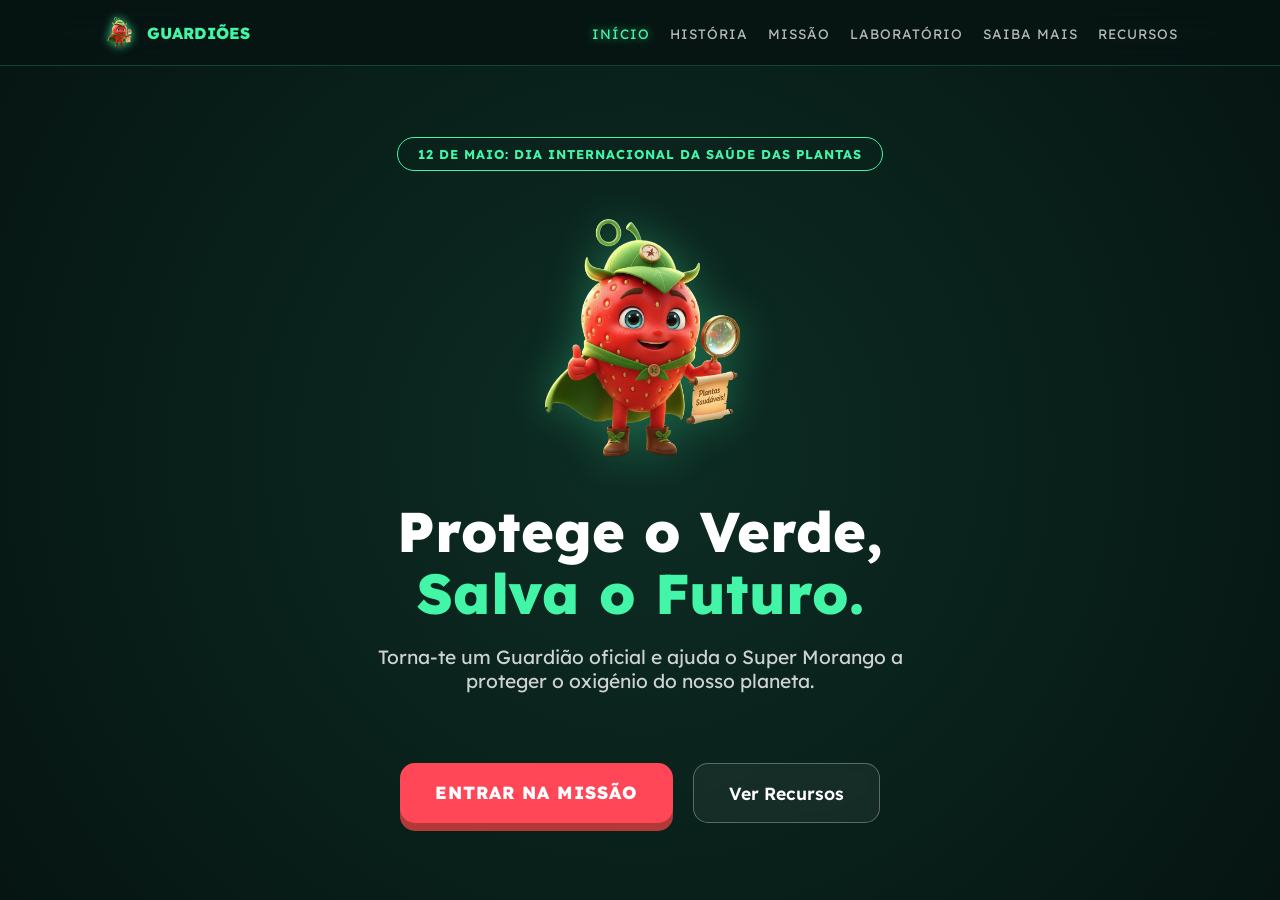
<file: index.html>
<!DOCTYPE html>
<html lang="pt">
<head>
    <meta charset="UTF-8">
    <meta name="viewport" content="width=device-width, initial-scale=1.0">
    <title>Guardiões das Plantas | Portal</title>
    <link rel="icon" type="image/png" href="images/super-morango.png">
    <link rel="stylesheet" href="style.css">
    <link href="https://fonts.googleapis.com/css2?family=Lexend:wght@400;800&display=swap" rel="stylesheet">
</head>
<body>

    <!-- MENU DE NAVEGAÇÃO -->
    <nav class="navbar">
        <div class="nav-logo">
            <img src="images/super-morango.png" alt="Logo">
            <span>GUARDIÕES</span>
        </div>
        
        <ul class="nav-links">
            <li><a href="index.html" class="active">Início</a></li>
            <li><a href="historia.html">História</a></li>
            <li><a href="jogo.html">Missão</a></li>
            <li><a href="decisoes.html">Laboratório</a></li>
            <li><a href="saiba-mais.html">Saiba Mais</a></li>
            <li><a href="recursos.html">Recursos</a></li>
        </ul>
    </nav>

    <!-- SECÇÃO PRINCIPAL -->
    <section id="portal">
        <div class="badge-onu">
            12 DE MAIO: DIA INTERNACIONAL DA SAÚDE DAS PLANTAS
        </div>

        <img src="images/super-morango.png" alt="Super Morango" class="hero-img">

        <h1>Protege o Verde,<br><span class="highlight">Salva o Futuro.</span></h1>
        
        <p class="hero-desc">
            Torna-te um Guardião oficial e ajuda o Super Morango a proteger o oxigénio do nosso planeta.
        </p>

        <div class="btn-group">
            <a href="historia.html" class="btn-main">Entrar na Missão</a>
            <a href="recursos.html" class="btn-sec">Ver Recursos</a>
        </div>
    </section>

    <script src="script.js"></script>
</body>
</html>
</file>
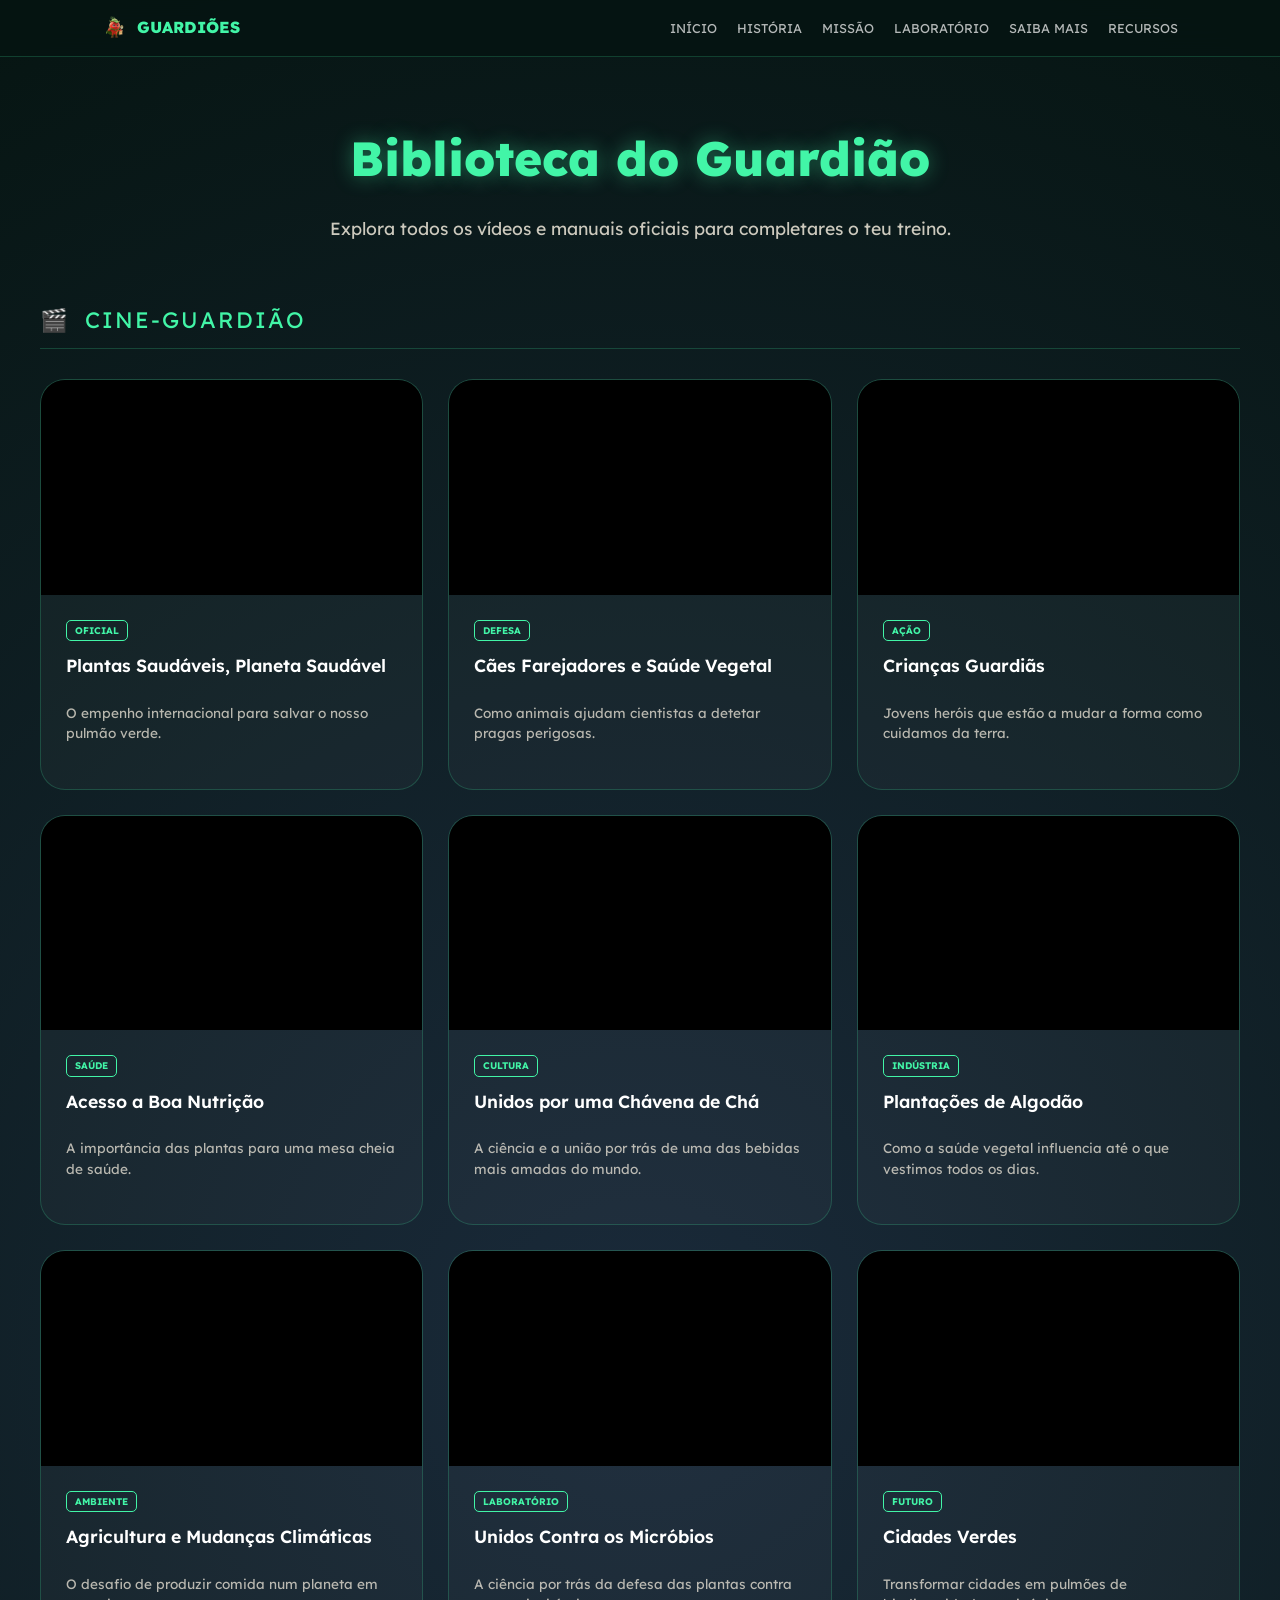
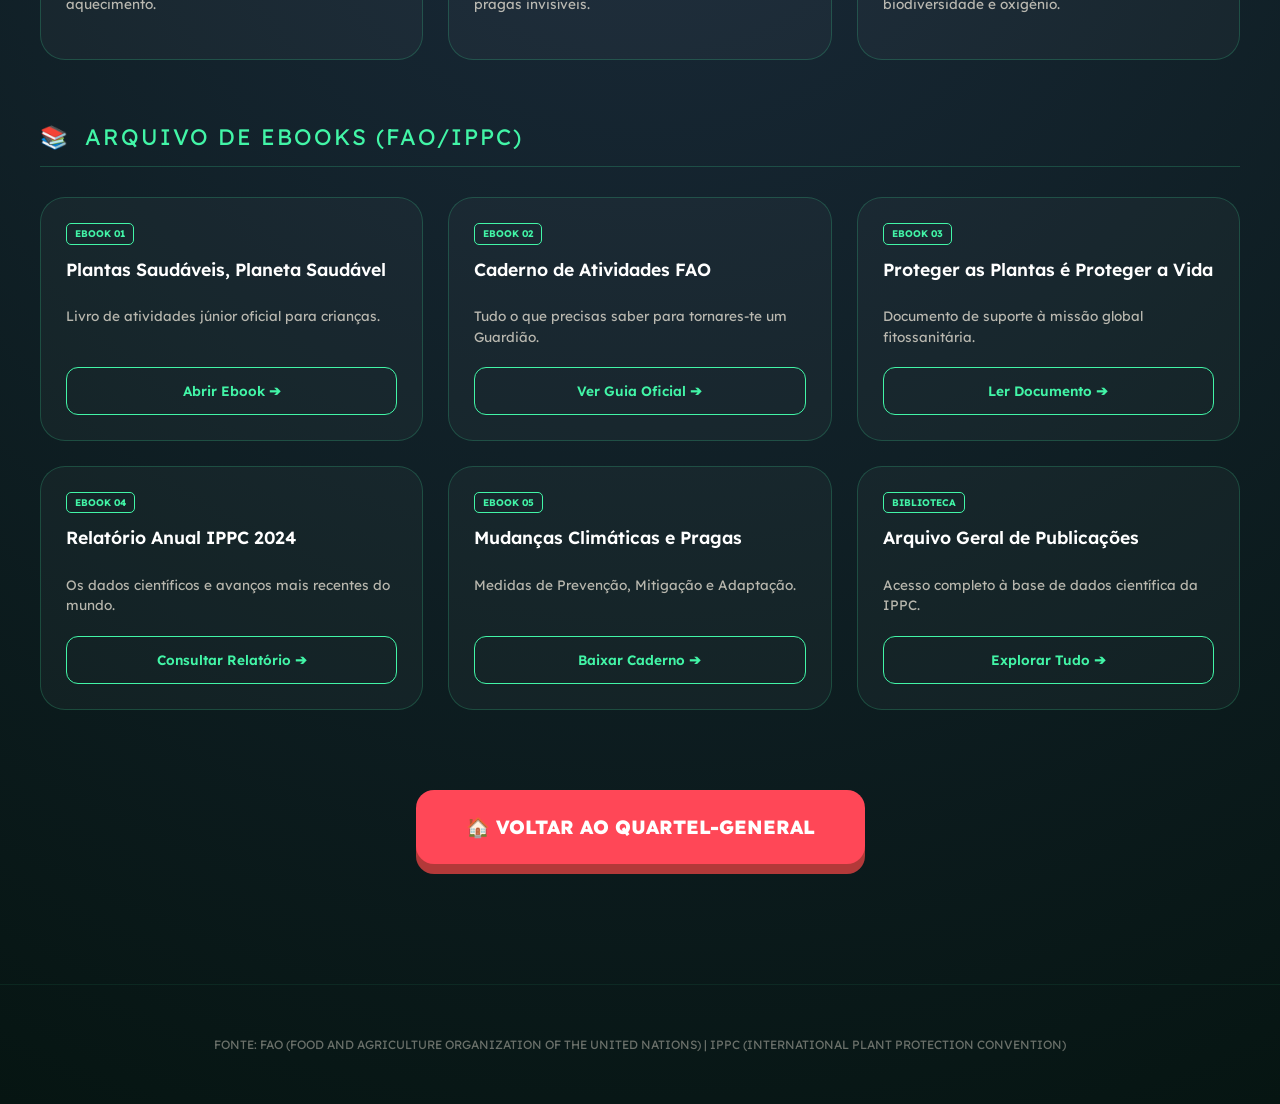
<file: recursos.html>
<!DOCTYPE html>
<html lang="pt">
<head>
    <meta charset="UTF-8">
    <meta name="viewport" content="width=device-width, initial-scale=1.0">
    <title>Central de Inteligência | Guardiões das Plantas</title>
    <link rel="icon" type="image/png" href="images/super-morango.png">
    <link href="https://fonts.googleapis.com/css2?family=Lexend:wght@200;400;600;800&display=swap" rel="stylesheet">
    <style>
        :root {
            --bg-deep: #061512;
            --glow-green: #42f5a7;
            --strawberry: #ff4757;
            --strawberry-dark: #b33939;
            --gold: #f1c40f;
            --line-color: rgba(66, 245, 167, 0.2);
            --glass: rgba(66, 245, 167, 0.05);
        }

        body {
            background-color: var(--bg-deep);
            background-image: radial-gradient(circle at 50% 50%, #1a2a3a 0%, var(--bg-deep) 100%);
            color: #fdf5e6;
            font-family: 'Lexend', sans-serif;
            margin: 0;
            line-height: 1.6;
            overflow-x: hidden;
        }

        /* Navbar */
        .navbar {
            position: fixed; top: 0; width: 100%; display: flex;
            justify-content: space-between; align-items: center;
            padding: 15px 8%; background: rgba(6, 21, 18, 0.9);
            backdrop-filter: blur(15px); border-bottom: 1px solid var(--line-color);
            z-index: 1000; box-sizing: border-box;
        }
        .nav-logo { font-weight: 800; color: var(--glow-green); display: flex; align-items: center; gap: 10px; }
        .nav-links { display: flex; list-style: none; gap: 20px; margin:0; padding:0; }
        .nav-links a { text-decoration: none; color: white; font-size: 0.8rem; opacity: 0.7; transition: 0.3s; text-transform: uppercase; }
        .nav-links a:hover { opacity: 1; color: var(--glow-green); }

        .container { max-width: 1200px; margin: 0 auto; padding: 120px 20px 80px; }

        header { text-align: center; margin-bottom: 60px; }
        header h1 { font-size: clamp(2rem, 5vw, 3rem); color: var(--glow-green); text-shadow: 0 0 20px rgba(66, 245, 167, 0.4); margin: 0; font-weight: 800; }
        header p { opacity: 0.8; font-size: 1.1rem; }

        .section-title {
            font-size: 1.4rem; color: var(--glow-green); margin: 60px 0 30px;
            display: flex; align-items: center; gap: 15px; text-transform: uppercase; letter-spacing: 2px;
            border-bottom: 1px solid var(--line-color); padding-bottom: 10px;
        }

        /* Grelha de Recursos Única e Limpa */
        .resource-grid {
            display: grid;
            grid-template-columns: repeat(auto-fit, minmax(320px, 1fr));
            gap: 25px;
            margin-bottom: 40px;
        }

        .card {
            background: rgba(255,255,255,0.03);
            border: 1px solid var(--line-color);
            border-radius: 25px;
            overflow: hidden;
            transition: 0.4s;
            display: flex;
            flex-direction: column;
        }
        .card:hover { border-color: var(--glow-green); transform: translateY(-10px); box-shadow: 0 10px 40px rgba(0,0,0,0.5); }

        /* Estilo para Vídeos YouTube (Proporção 16:9) */
        .video-wrapper { position: relative; padding-bottom: 56.25%; height: 0; background: #000; }
        .video-wrapper iframe { position: absolute; top: 0; left: 0; width: 100%; height: 100%; border: none; }

        .card-body { padding: 25px; flex-grow: 1; display: flex; flex-direction: column; }
        .card-tag { font-size: 0.6rem; color: var(--glow-green); border: 1px solid var(--glow-green); padding: 2px 8px; border-radius: 5px; margin-bottom: 10px; width: fit-content; text-transform: uppercase; font-weight: bold; }
        .card h3 { margin: 0 0 10px; font-size: 1.1rem; color: white; font-weight: 600; }
        .card p { font-size: 0.85rem; opacity: 0.7; margin-bottom: 20px; line-height: 1.5; }

        .btn-ebook {
            background: transparent; color: var(--glow-green); border: 1px solid var(--glow-green);
            padding: 12px; border-radius: 12px; text-decoration: none; font-weight: 600;
            font-size: 0.85rem; text-align: center; transition: 0.3s; margin-top: auto;
        }
        .btn-ebook:hover { background: var(--glow-green); color: var(--bg-deep); }

        /* --- BOTÃO HQ CORRIGIDO --- */
        .hq-button-wrapper { text-align: center; margin: 80px 0 40px; }
        .btn-hq {
            background-color: var(--strawberry) !important;
            color: #ffffff !important;
            text-decoration: none !important;
            padding: 22px 50px !important;
            border-radius: 18px !important;
            font-weight: 800 !important;
            font-size: 1.2rem !important;
            text-transform: uppercase !important;
            display: inline-block !important;
            box-shadow: 0 10px 0 var(--strawberry-dark) !important;
            border: none !important;
            cursor: pointer !important;
            transition: 0.2s;
        }
        .btn-hq:hover { transform: translateY(-4px) !important; box-shadow: 0 14px 0 var(--strawberry-dark) !important; filter: brightness(1.1); }
        .btn-hq:active { transform: translateY(6px) !important; box-shadow: 0 4px 0 var(--strawberry-dark) !important; }

        @media (max-width: 768px) {
            .navbar { padding: 10px 5%; }
            .nav-links { display: none; }
        }
    </style>
</head>
<body>

    <nav class="navbar">
        <div class="nav-logo">
            <img src="images/super-morango.png" alt="Logo" style="width: 25px;">
            <span>GUARDIÕES</span>
        </div>
        <ul class="nav-links">
                 <li><a href="index.html">Início</a></li>
            <li><a href="historia.html">História</a></li>
            <li><a href="jogo.html">Missão</a></li>
            <li><a href="decisoes.html">Laboratório</a></li>
            <li><a href="saiba-mais.html">Saiba Mais</a></li>
            <li><a href="recursos.html">Recursos</a></li>
        </ul>
    </nav>

    <div class="container">
        
        <header>
            <h1>Biblioteca do Guardião</h1>
            <p>Explora todos os vídeos e manuais oficiais para completares o teu treino.</p>
        </header>

        <!-- 📺 SECÇÃO DE VÍDEOS -->
        <div class="section-title"><span>🎬</span> Cine-Guardião</div>
        <div class="resource-grid">
            
            <div class="card">
                <div class="video-wrapper">
                    <iframe src="https://www.youtube.com/embed/fA8-m9S-8qY" title="Saúde das Plantas" allowfullscreen></iframe>
                </div>
                <div class="card-body">
                    <span class="card-tag">Oficial</span>
                    <h3>Plantas Saudáveis, Planeta Saudável</h3>
                    <p>O empenho internacional para salvar o nosso pulmão verde.</p>
                </div>
            </div>

            <div class="card">
                <div class="video-wrapper">
                    <iframe src="https://www.youtube.com/embed/SsgFvAc7Etk" title="Cães Farejadores" allowfullscreen></iframe>
                </div>
                <div class="card-body">
                    <span class="card-tag">Defesa</span>
                    <h3>Cães Farejadores e Saúde Vegetal</h3>
                    <p>Como animais ajudam cientistas a detetar pragas perigosas.</p>
                </div>
            </div>

            <div class="card">
                <div class="video-wrapper">
                    <iframe src="https://www.youtube.com/embed/S_T601p_9qU" title="Crianças Guardiãs" allowfullscreen></iframe>
                </div>
                <div class="card-body">
                    <span class="card-tag">Ação</span>
                    <h3>Crianças Guardiãs</h3>
                    <p>Jovens heróis que estão a mudar a forma como cuidamos da terra.</p>
                </div>
            </div>

            <div class="card">
                <div class="video-wrapper">
                    <iframe src="https://www.youtube.com/embed/Nf-fRz0fC_g" title="Boa Nutrição" allowfullscreen></iframe>
                </div>
                <div class="card-body">
                    <span class="card-tag">Saúde</span>
                    <h3>Acesso a Boa Nutrição</h3>
                    <p>A importância das plantas para uma mesa cheia de saúde.</p>
                </div>
            </div>

            <div class="card">
                <div class="video-wrapper">
                    <iframe src="https://www.youtube.com/embed/eH654HiaB4g" title="Chávena de Chá" allowfullscreen></iframe>
                </div>
                <div class="card-body">
                    <span class="card-tag">Cultura</span>
                    <h3>Unidos por uma Chávena de Chá</h3>
                    <p>A ciência e a união por trás de uma das bebidas mais amadas do mundo.</p>
                </div>
            </div>

            <div class="card">
                <div class="video-wrapper">
                    <iframe src="https://www.youtube.com/embed/j-h5M_pT20w" title="Algodão" allowfullscreen></iframe>
                </div>
                <div class="card-body">
                    <span class="card-tag">Indústria</span>
                    <h3>Plantações de Algodão</h3>
                    <p>Como a saúde vegetal influencia até o que vestimos todos os dias.</p>
                </div>
            </div>

            <div class="card">
                <div class="video-wrapper">
                    <iframe src="https://www.youtube.com/embed/XitB_2Hq0-k" title="Clima" allowfullscreen></iframe>
                </div>
                <div class="card-body">
                    <span class="card-tag">Ambiente</span>
                    <h3>Agricultura e Mudanças Climáticas</h3>
                    <p>O desafio de produzir comida num planeta em aquecimento.</p>
                </div>
            </div>

            <div class="card">
                <div class="video-wrapper">
                    <iframe src="https://www.youtube.com/embed/nJ4m9k93XqU" title="Micróbios" allowfullscreen></iframe>
                </div>
                <div class="card-body">
                    <span class="card-tag">Laboratório</span>
                    <h3>Unidos Contra os Micróbios</h3>
                    <p>A ciência por trás da defesa das plantas contra pragas invisíveis.</p>
                </div>
            </div>

            <div class="card">
                <div class="video-wrapper">
                    <iframe src="https://www.youtube.com/embed/DNPKOfzUApw" title="Cidades Verdes" allowfullscreen></iframe>
                </div>
                <div class="card-body">
                    <span class="card-tag">Futuro</span>
                    <h3>Cidades Verdes</h3>
                    <p>Transformar cidades em pulmões de biodiversidade e oxigénio.</p>
                </div>
            </div>

        </div>

        <!-- 📖 SECÇÃO DE EBOOKS -->
        <div class="section-title"><span>📚</span> Arquivo de Ebooks (FAO/IPPC)</div>
        <div class="resource-grid">
            
            <div class="card">
                <div class="card-body">
                    <span class="card-tag">EBOOK 01</span>
                    <h3>Plantas Saudáveis, Planeta Saudável</h3>
                    <p>Livro de atividades júnior oficial para crianças.</p>
                    <a href="https://openknowledge.fao.org/items/090d2fbb-32a6-412b-a3b8-1ce5c5905df2" target="_blank" class="btn-ebook">Abrir Ebook ➔</a>
                </div>
            </div>

            <div class="card">
                <div class="card-body">
                    <span class="card-tag">EBOOK 02</span>
                    <h3>Caderno de Atividades FAO</h3>
                    <p>Tudo o que precisas saber para tornares-te um Guardião.</p>
                    <a href="https://openknowledge.fao.org/items/8b7da869-ee24-4025-9dfc-077b2d23b0ee" target="_blank" class="btn-ebook">Ver Guia Oficial ➔</a>
                </div>
            </div>

            <div class="card">
                <div class="card-body">
                    <span class="card-tag">EBOOK 03</span>
                    <h3>Proteger as Plantas é Proteger a Vida</h3>
                    <p>Documento de suporte à missão global fitossanitária.</p>
                    <a href="https://openknowledge.fao.org/items/c3b69c30-0c83-47db-8fa8-4da57190d9f8" target="_blank" class="btn-ebook">Ler Documento ➔</a>
                </div>
            </div>

            <div class="card">
                <div class="card-body">
                    <span class="card-tag">EBOOK 04</span>
                    <h3>Relatório Anual IPPC 2024</h3>
                    <p>Os dados científicos e avanços mais recentes do mundo.</p>
                    <a href="https://openknowledge.fao.org/items/6ffdbb81-31f7-4843-ac30-f4ea7c268af5" target="_blank" class="btn-ebook">Consultar Relatório ➔</a>
                </div>
            </div>

            <div class="card">
                <div class="card-body">
                    <span class="card-tag">EBOOK 05</span>
                    <h3>Mudanças Climáticas e Pragas</h3>
                    <p>Medidas de Prevenção, Mitigação e Adaptação.</p>
                    <a href="https://openknowledge.fao.org/items/dadc00b5-ad54-4fe3-b7cc-d75af31741e0" target="_blank" class="btn-ebook">Baixar Caderno ➔</a>
                </div>
            </div>

            <div class="card">
                <div class="card-body">
                    <span class="card-tag">BIBLIOTECA</span>
                    <h3>Arquivo Geral de Publicações</h3>
                    <p>Acesso completo à base de dados científica da IPPC.</p>
                    <a href="https://www.ippc.int/en/resources/publications/" target="_blank" class="btn-ebook">Explorar Tudo ➔</a>
                </div>
            </div>

        </div>

        <div class="hq-button-wrapper">
            <a href="index.html" class="btn-hq">🏠 VOLTAR AO QUARTEL-GENERAL</a>
        </div>

    </div>

    <footer style="text-align: center; padding: 50px; font-size: 0.75rem; opacity: 0.4; border-top: 1px solid var(--line-color);">
        FONTE: FAO (FOOD AND AGRICULTURE ORGANIZATION OF THE UNITED NATIONS) | IPPC (INTERNATIONAL PLANT PROTECTION CONVENTION)
    </footer>

</body>
</html>
</file>
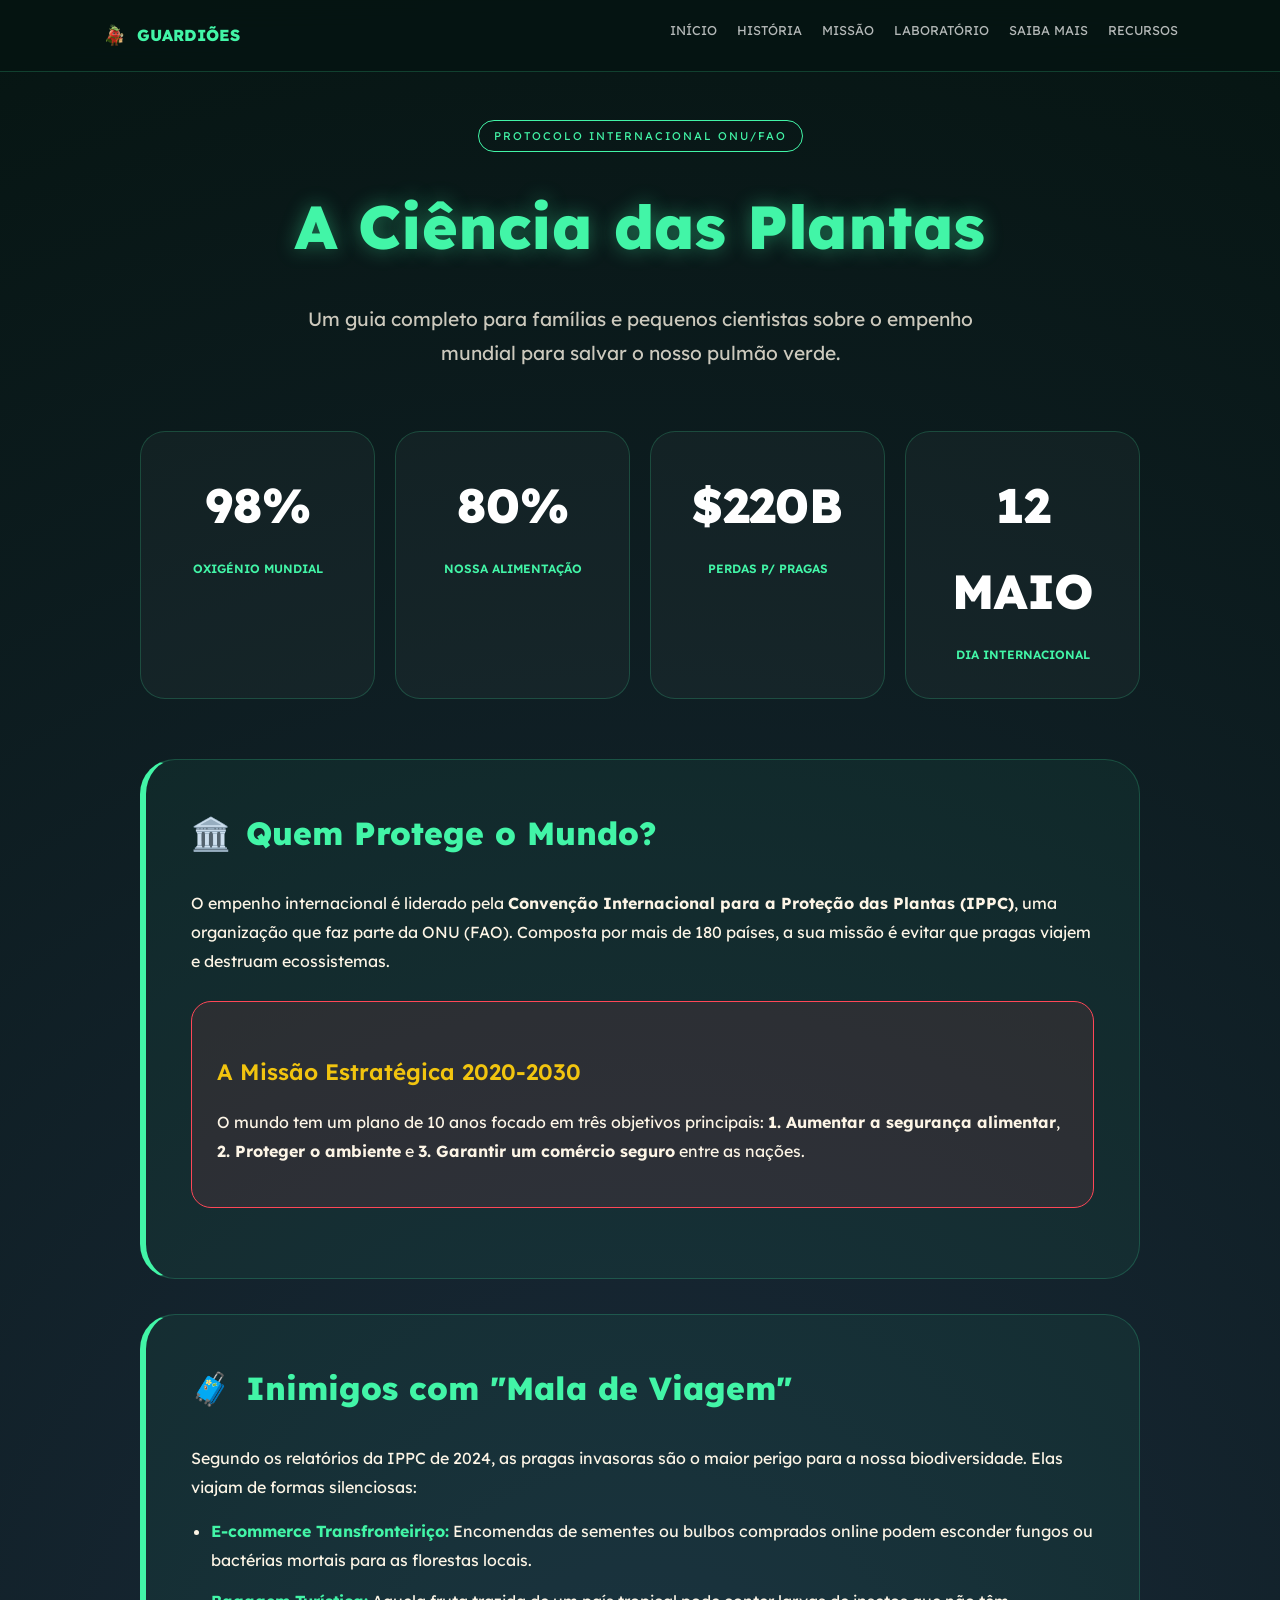
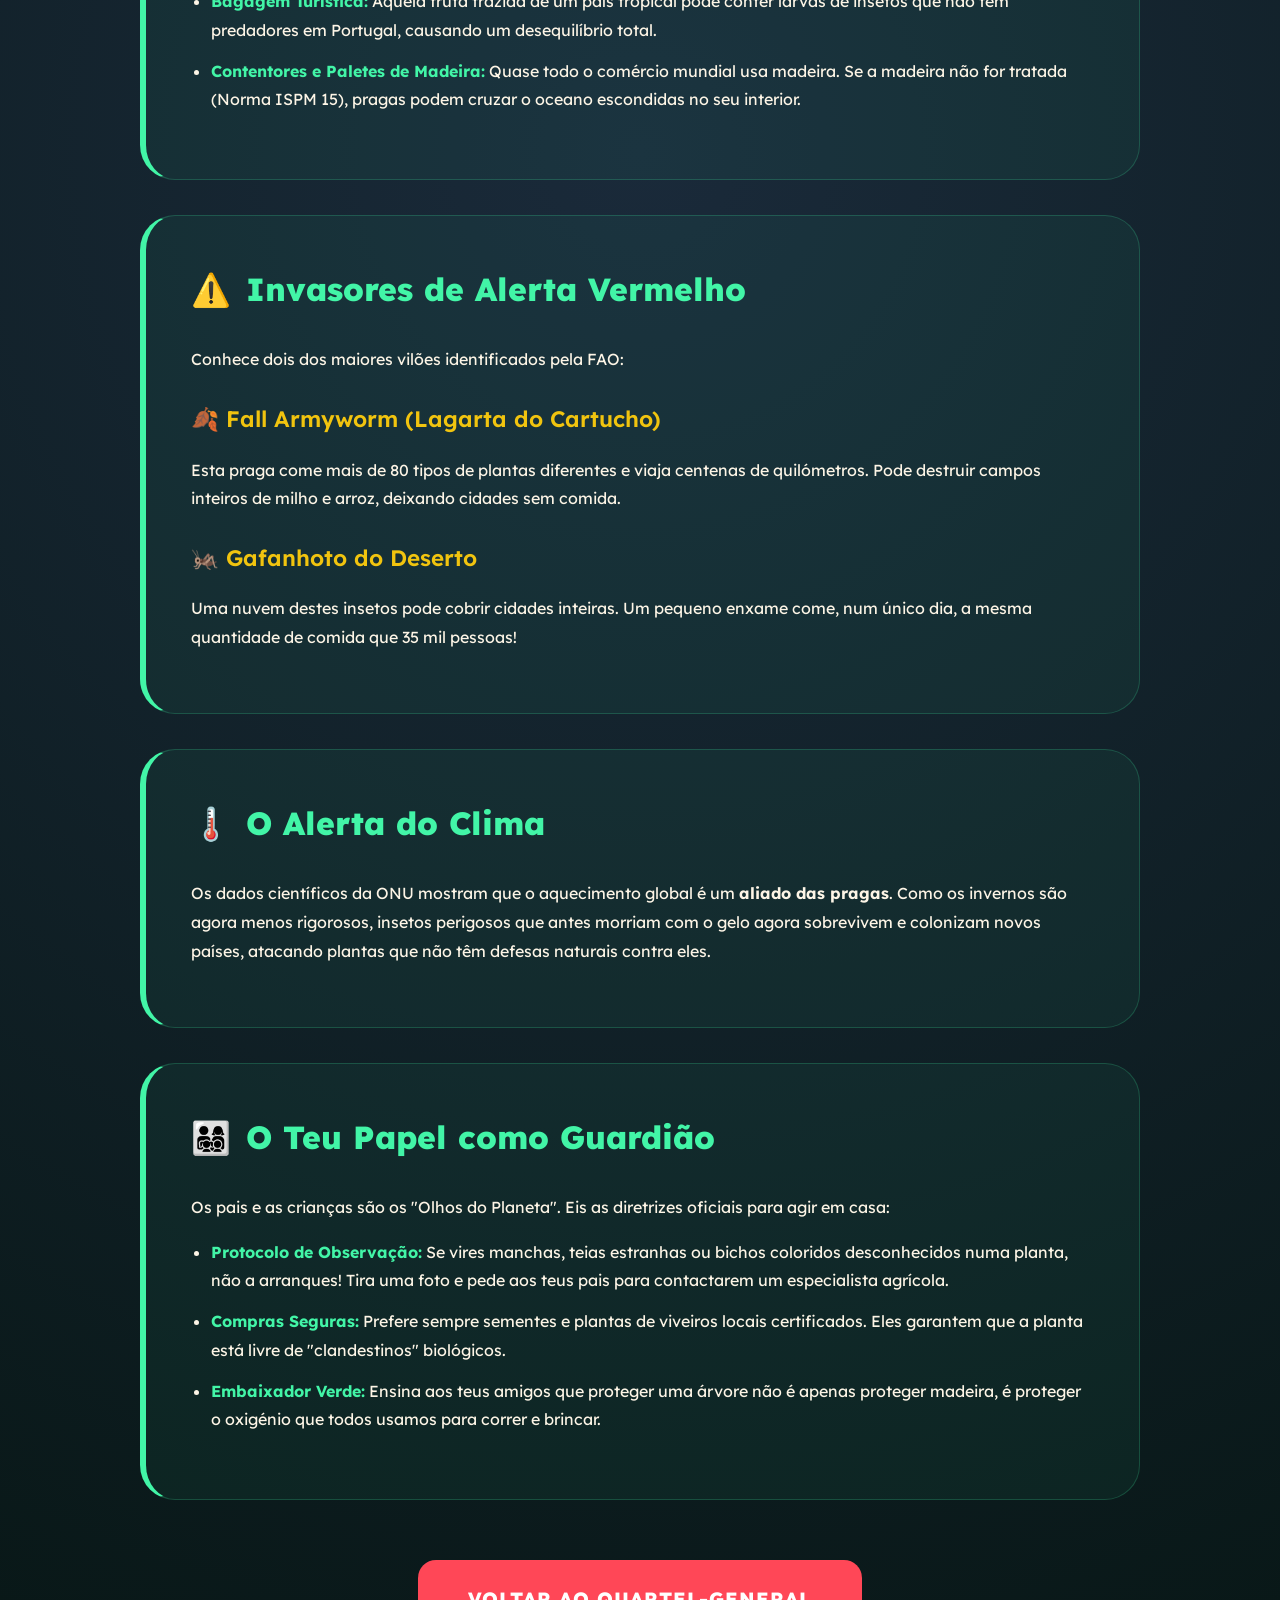
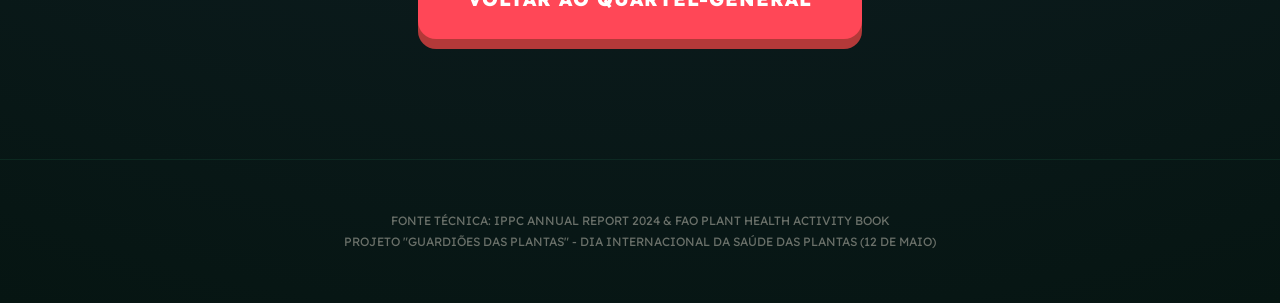
<file: saiba-mais.html>
<!DOCTYPE html>
<html lang="pt">
<head>
    <meta charset="UTF-8">
    <meta name="viewport" content="width=device-width, initial-scale=1.0">
    <title>Arquivo Secreto | Saiba Mais</title>
    <link rel="icon" type="image/png" href="images/super-morango.png">
    <link href="https://fonts.googleapis.com/css2?family=Lexend:wght@200;400;600;800&display=swap" rel="stylesheet">
    <style>
        :root {
            --bg-deep: #061512;
            --glow-green: #42f5a7;
            --strawberry: #ff4757;
            --strawberry-dark: #b33939;
            --gold: #f1c40f;
            --line-color: rgba(66, 245, 167, 0.2);
            --glass: rgba(66, 245, 167, 0.05);
        }

        body {
            background-color: var(--bg-deep);
            background-image: radial-gradient(circle at 50% 50%, #1a2a3a 0%, var(--bg-deep) 100%);
            color: #fdf5e6;
            font-family: 'Lexend', sans-serif;
            margin: 0;
            line-height: 1.8;
            overflow-x: hidden;
        }

        /* Navbar */
        .navbar {
            position: fixed; top: 0; width: 100%; display: flex;
            justify-content: space-between; align-items: center;
            padding: 15px 8%; background: rgba(6, 21, 18, 0.9);
            backdrop-filter: blur(15px); border-bottom: 1px solid var(--line-color);
            z-index: 1000; box-sizing: border-box;
        }
        .nav-logo { font-weight: 800; color: var(--glow-green); display: flex; align-items: center; gap: 10px; }
        .nav-links { display: flex; list-style: none; gap: 20px; margin: 0; padding: 0; }
        .nav-links a { text-decoration: none; color: white; font-size: 0.8rem; opacity: 0.7; transition: 0.3s; text-transform: uppercase; }
        .nav-links a:hover { opacity: 1; color: var(--glow-green); }

        .container { max-width: 1000px; margin: 0 auto; padding: 120px 20px 80px; }

        /* Cabeçalho */
        .info-header { text-align: center; margin-bottom: 60px; }
        .badge-un { display: inline-block; border: 1px solid var(--glow-green); padding: 5px 15px; border-radius: 50px; font-size: 0.7rem; color: var(--glow-green); margin-bottom: 20px; letter-spacing: 2px; text-transform: uppercase; }
        h1 { font-size: clamp(2.5rem, 6vw, 3.8rem); color: var(--glow-green); text-shadow: 0 0 20px rgba(66, 245, 167, 0.4); margin: 0; font-weight: 800; }
        .subtitle { font-size: 1.2rem; opacity: 0.8; max-width: 700px; margin: 20px auto; }

        /* Stats Grid */
        .stats-grid {
            display: grid;
            grid-template-columns: repeat(auto-fit, minmax(200px, 1fr));
            gap: 20px;
            margin-bottom: 60px;
        }
        .stat-card {
            text-align: center; background: rgba(255,255,255,0.03);
            padding: 30px; border-radius: 25px; border: 1px solid var(--line-color);
            transition: 0.3s;
        }
        .stat-card:hover { border-color: var(--glow-green); transform: translateY(-5px); }
        .stat-card span { display: block; font-size: 3rem; font-weight: 800; color: white; margin-bottom: 5px; }
        .stat-card label { font-size: 0.75rem; color: var(--glow-green); text-transform: uppercase; font-weight: 600; }

        /* Secções de Conteúdo */
        .science-section {
            background: var(--glass);
            border: 1px solid var(--line-color);
            padding: 45px;
            border-radius: 35px;
            margin-bottom: 35px;
            position: relative;
            border-left: 6px solid var(--glow-green);
        }
        h2 { color: var(--glow-green); font-size: 2rem; margin-top: 0; display: flex; align-items: center; gap: 15px; font-weight: 800; }
        h3 { color: var(--gold); font-size: 1.4rem; margin: 25px 0 10px; font-weight: 600; }
        
        .highlight-box {
            background: rgba(255, 71, 87, 0.1);
            border: 1px solid var(--strawberry);
            padding: 25px;
            border-radius: 20px;
            margin: 25px 0;
        }

        ul { padding-left: 20px; margin-bottom: 20px; }
        li { margin-bottom: 12px; }
        li strong { color: var(--glow-green); }

        /* --- BOTÃO CORRIGIDO (ESTILO ELITE) --- */
        .hq-button-wrapper {
            text-align: center;
            margin: 60px 0 40px;
        }

        .btn-hq {
            background-color: var(--strawberry) !important;
            color: #ffffff !important;
            text-decoration: none !important;
            padding: 22px 50px !important;
            border-radius: 18px !important;
            font-weight: 800 !important;
            font-size: 1.2rem !important;
            text-transform: uppercase !important;
            letter-spacing: 1px !important;
            display: inline-block !important;
            box-shadow: 0 10px 0 var(--strawberry-dark) !important;
            transition: all 0.2s ease !important;
            border: none !important;
            cursor: pointer !important;
        }

        .btn-hq:hover {
            transform: translateY(-4px) !important;
            box-shadow: 0 14px 0 var(--strawberry-dark) !important;
            filter: brightness(1.1) !important;
        }

        .btn-hq:active {
            transform: translateY(6px) !important;
            box-shadow: 0 4px 0 var(--strawberry-dark) !important;
        }

        footer { text-align: center; padding: 50px; font-size: 0.75rem; opacity: 0.4; border-top: 1px solid var(--line-color); }
    </style>
</head>
<body>

    <nav class="navbar">
        <div class="nav-logo">
            <img src="images/super-morango.png" alt="Logo" style="width: 25px;">
            <span>GUARDIÕES</span>
        </div>
        <ul class="nav-links">
     <li><a href="index.html">Início</a></li>
            <li><a href="historia.html">História</a></li>
            <li><a href="jogo.html">Missão</a></li>
            <li><a href="decisoes.html">Laboratório</a></li>
            <li><a href="saiba-mais.html">Saiba Mais</a></li>
            <li><a href="recursos.html">Recursos</a></li>
        </ul>
    </nav>

    <div class="container">
        
        <header class="info-header">
            <div class="badge-un">PROTOCOLO INTERNACIONAL ONU/FAO</div>
            <h1>A Ciência das Plantas</h1>
            <p class="subtitle">Um guia completo para famílias e pequenos cientistas sobre o empenho mundial para salvar o nosso pulmão verde.</p>
        </header>

        <div class="stats-grid">
            <div class="stat-card"><span>98%</span><label>Oxigénio Mundial</label></div>
            <div class="stat-card"><span>80%</span><label>Nossa Alimentação</label></div>
            <div class="stat-card"><span>$220B</span><label>Perdas p/ Pragas</label></div>
            <div class="stat-card"><span>12 MAIO</span><label>Dia Internacional</label></div>
        </div>

        <!-- SECCÃO 1: IPPC e ONU -->
        <section class="science-section">
            <h2><span>🏛️</span> Quem Protege o Mundo?</h2>
            <p>O empenho internacional é liderado pela <strong>Convenção Internacional para a Proteção das Plantas (IPPC)</strong>, uma organização que faz parte da ONU (FAO). Composta por mais de 180 países, a sua missão é evitar que pragas viajem e destruam ecossistemas.</p>
            
            <div class="highlight-box">
                <h3>A Missão Estratégica 2020-2030</h3>
                <p>O mundo tem um plano de 10 anos focado em três objetivos principais: 
                   <strong>1. Aumentar a segurança alimentar</strong>, 
                   <strong>2. Proteger o ambiente</strong> e 
                   <strong>3. Garantir um comércio seguro</strong> entre as nações.</p>
            </div>
        </section>

        <!-- SECCÃO 2: PRAGAS COM MALA -->
        <section class="science-section">
            <h2><span>🧳</span> Inimigos com "Mala de Viagem"</h2>
            <p>Segundo os relatórios da IPPC de 2024, as pragas invasoras são o maior perigo para a nossa biodiversidade. Elas viajam de formas silenciosas:</p>
            <ul>
                <li><strong>E-commerce Transfronteiriço:</strong> Encomendas de sementes ou bulbos comprados online podem esconder fungos ou bactérias mortais para as florestas locais.</li>
                <li><strong>Bagagem Turística:</strong> Aquela fruta trazida de um país tropical pode conter larvas de insetos que não têm predadores em Portugal, causando um desequilíbrio total.</li>
                <li><strong>Contentores e Paletes de Madeira:</strong> Quase todo o comércio mundial usa madeira. Se a madeira não for tratada (Norma ISPM 15), pragas podem cruzar o oceano escondidas no seu interior.</li>
            </ul>
        </section>

        <!-- SECCÃO 3: AMEAÇAS REAIS (NOVO) -->
        <section class="science-section">
            <h2><span>⚠️</span> Invasores de Alerta Vermelho</h2>
            <p>Conhece dois dos maiores vilões identificados pela FAO:</p>
            <h3>🍂 Fall Armyworm (Lagarta do Cartucho)</h3>
            <p>Esta praga come mais de 80 tipos de plantas diferentes e viaja centenas de quilómetros. Pode destruir campos inteiros de milho e arroz, deixando cidades sem comida.</p>
            <h3>🦗 Gafanhoto do Deserto</h3>
            <p>Uma nuvem destes insetos pode cobrir cidades inteiras. Um pequeno enxame come, num único dia, a mesma quantidade de comida que 35 mil pessoas!</p>
        </section>

        <!-- SECCÃO 4: ALTERAÇÕES CLIMÁTICAS -->
        <section class="science-section">
            <h2><span>🌡️</span> O Alerta do Clima</h2>
            <p>Os dados científicos da ONU mostram que o aquecimento global é um <strong>aliado das pragas</strong>. Como os invernos são agora menos rigorosos, insetos perigosos que antes morriam com o gelo agora sobrevivem e colonizam novos países, atacando plantas que não têm defesas naturais contra eles.</p>
        </section>

        <!-- SECCÃO 5: PAPEL DO GUARDIÃO -->
        <section class="science-section">
            <h2><span>👨‍👩‍👧‍👦</span> O Teu Papel como Guardião</h2>
            <p>Os pais e as crianças são os "Olhos do Planeta". Eis as diretrizes oficiais para agir em casa:</p>
            <ul>
                <li><strong>Protocolo de Observação:</strong> Se vires manchas, teias estranhas ou bichos coloridos desconhecidos numa planta, não a arranques! Tira uma foto e pede aos teus pais para contactarem um especialista agrícola.</li>
                <li><strong>Compras Seguras:</strong> Prefere sempre sementes e plantas de viveiros locais certificados. Eles garantem que a planta está livre de "clandestinos" biológicos.</li>
                <li><strong>Embaixador Verde:</strong> Ensina aos teus amigos que proteger uma árvore não é apenas proteger madeira, é proteger o oxigénio que todos usamos para correr e brincar.</li>
            </ul>
        </section>

        <!-- BOTÃO FINAL RECONSTRUÍDO -->
        <div class="hq-button-wrapper">
            <a href="index.html" class="btn-hq">
                VOLTAR AO QUARTEL-GENERAL
            </a>
        </div>

    </div>

    <footer>
        FONTE TÉCNICA: IPPC ANNUAL REPORT 2024 & FAO PLANT HEALTH ACTIVITY BOOK <br>
        PROJETO "GUARDIÕES DAS PLANTAS" - DIA INTERNACIONAL DA SAÚDE DAS PLANTAS (12 DE MAIO)
    </footer>

</body>
</html>
</file>
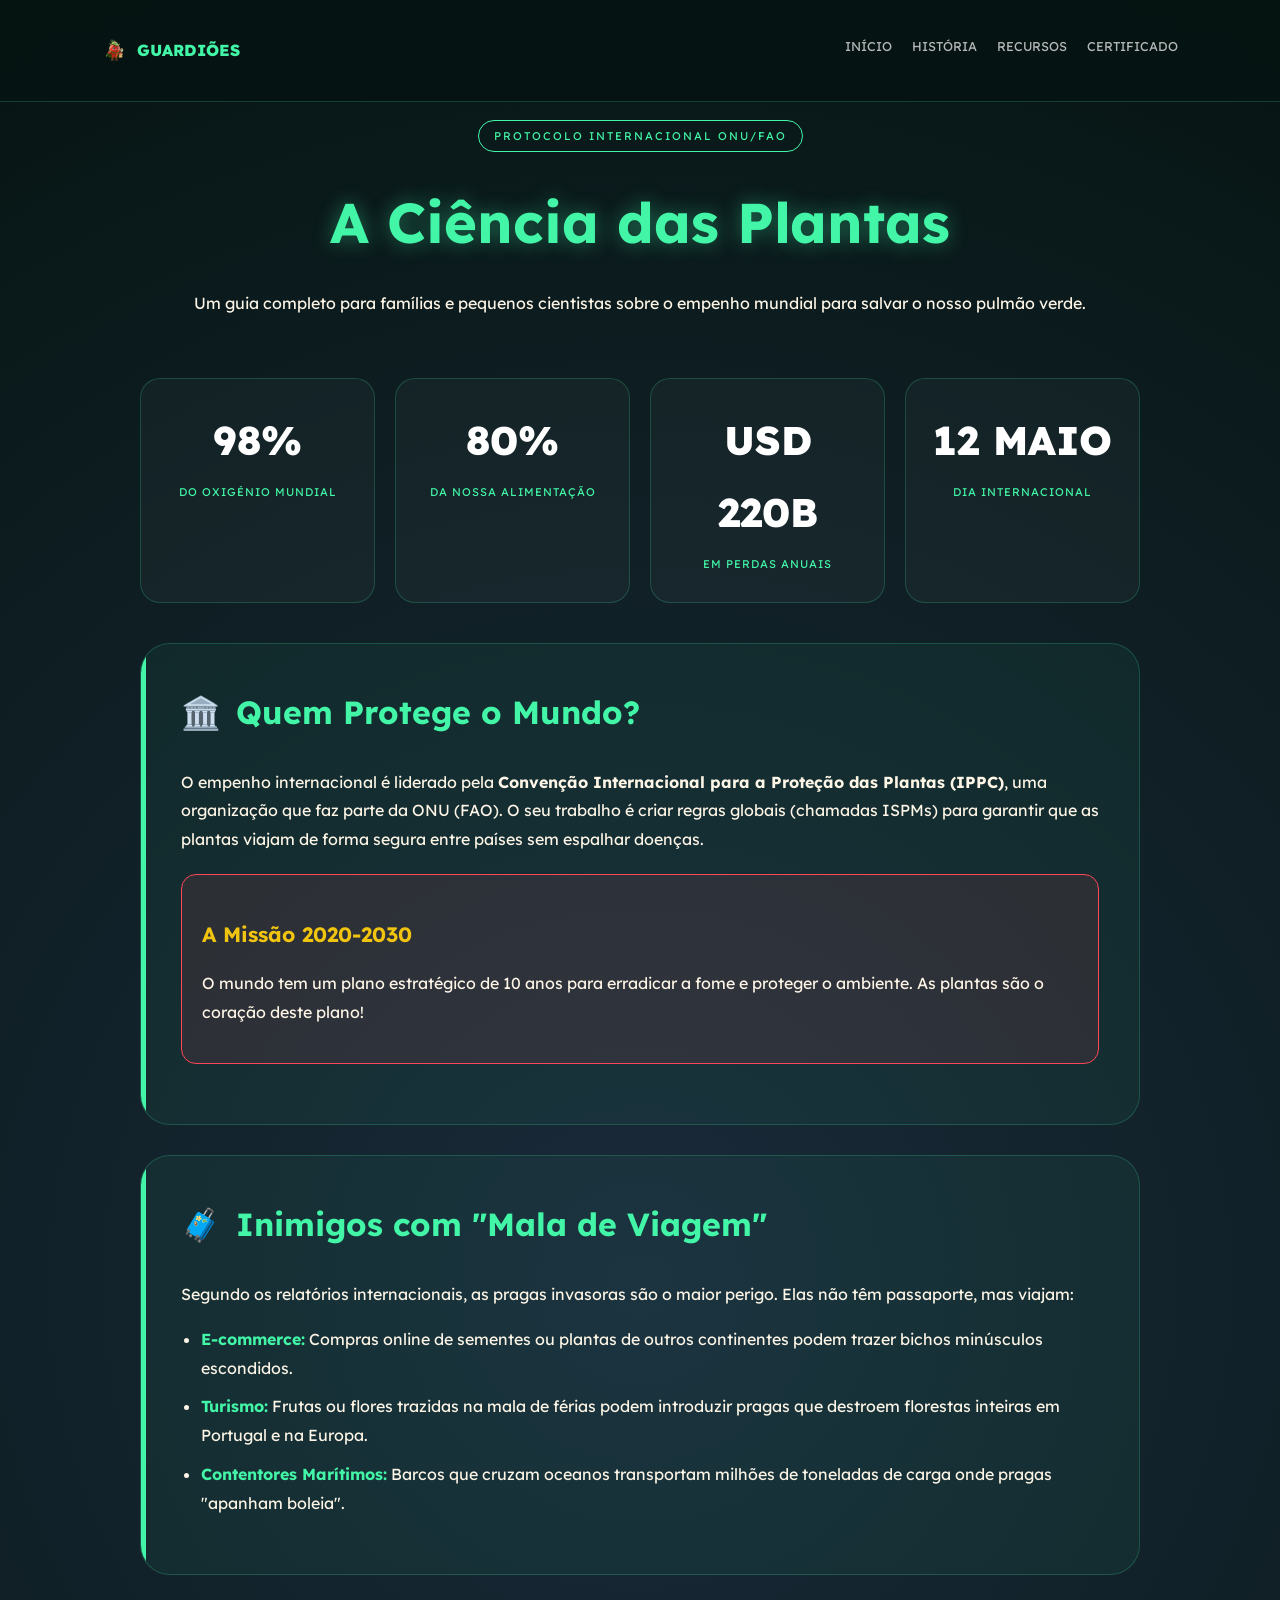
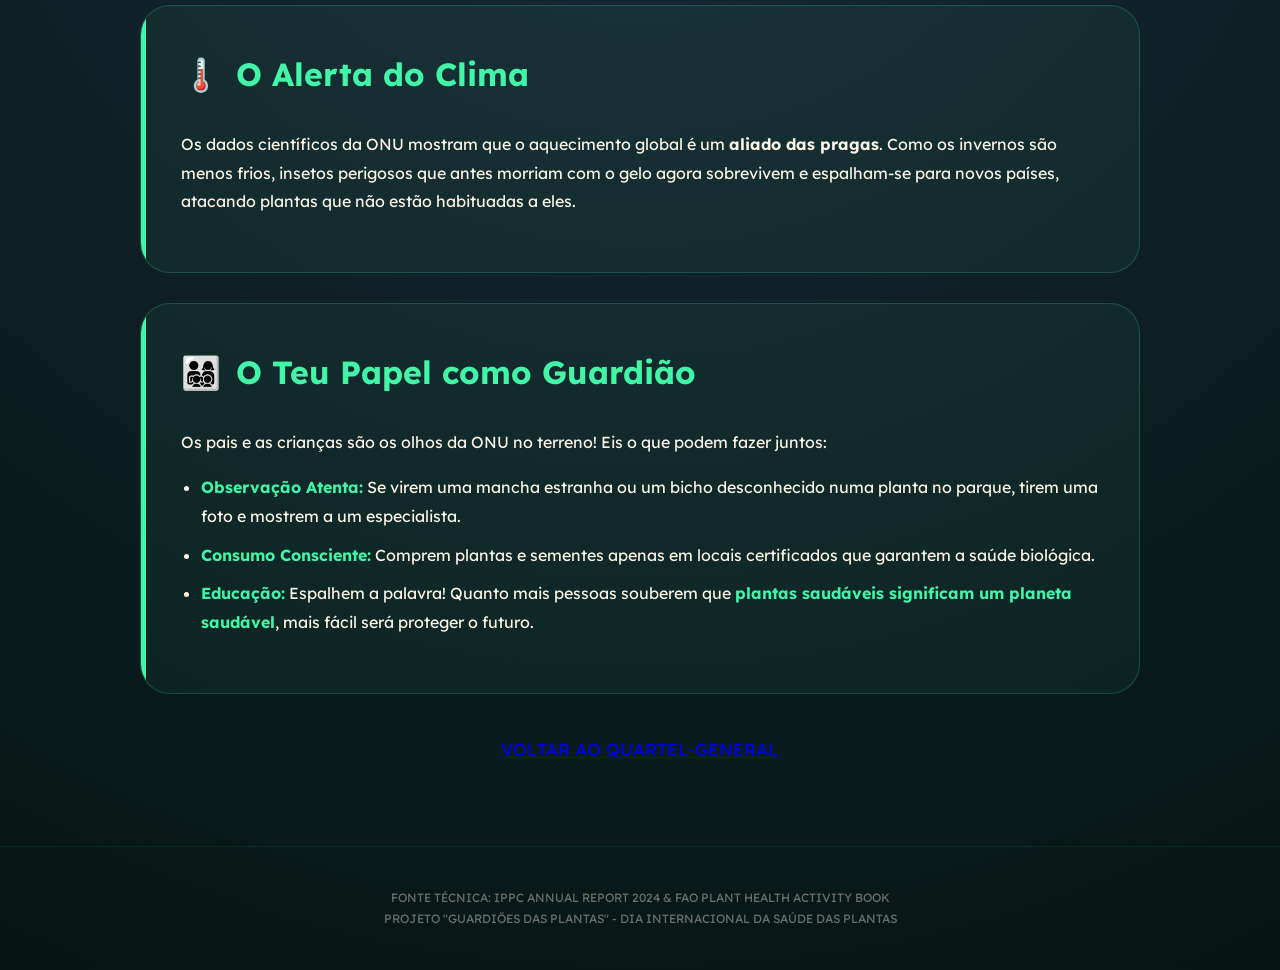
<file: saibamais.html>
<!DOCTYPE html>
<html lang="pt">
<head>
    <meta charset="UTF-8">
    <meta name="viewport" content="width=device-width, initial-scale=1.0">
    <title>Arquivo Secreto dos Guardiões | Saiba Mais</title>
    <link href="https://fonts.googleapis.com/css2?family=Lexend:wght@200;400;600;800&display=swap" rel="stylesheet">
    <style>
        :root {
            --bg-deep: #061512;
            --glow-green: #42f5a7;
            --strawberry: #ff4757;
            --gold: #f1c40f;
            --glass: rgba(66, 245, 167, 0.05);
            --line-color: rgba(66, 245, 167, 0.2);
        }

        body {
            background-color: var(--bg-deep);
            background-image: radial-gradient(circle at 50% 50%, #1a2a3a 0%, var(--bg-deep) 100%);
            color: #fdf5e6;
            font-family: 'Lexend', sans-serif;
            margin: 0;
            line-height: 1.8;
        }

        /* Navbar Síncrona */
        .navbar {
            position: fixed; top: 0; width: 100%; display: flex;
            justify-content: space-between; align-items: center;
            padding: 15px 8%; background: rgba(6, 21, 18, 0.9);
            backdrop-filter: blur(15px); border-bottom: 1px solid var(--line-color);
            z-index: 1000; box-sizing: border-box;
        }
        .nav-logo { font-weight: 800; color: var(--glow-green); display: flex; align-items: center; gap: 10px; }
        .nav-links { display: flex; list-style: none; gap: 20px; }
        .nav-links a { text-decoration: none; color: white; font-size: 0.8rem; opacity: 0.7; transition: 0.3s; text-transform: uppercase; }
        .nav-links a:hover { opacity: 1; color: var(--glow-green); }

        .container { max-width: 1000px; margin: 0 auto; padding: 120px 20px 80px; }

        /* Estilo Bento Grid para Informação */
        .info-header { text-align: center; margin-bottom: 60px; }
        .info-header h1 { font-size: 3.5rem; color: var(--glow-green); text-shadow: 0 0 20px rgba(66, 245, 167, 0.4); margin: 0; }
        .badge-un { display: inline-block; border: 1px solid var(--glow-green); padding: 5px 15px; border-radius: 50px; font-size: 0.7rem; color: var(--glow-green); margin-bottom: 20px; letter-spacing: 2px; }

        .science-section {
            background: var(--glass);
            border: 1px solid var(--line-color);
            padding: 40px;
            border-radius: 30px;
            margin-bottom: 30px;
            position: relative;
            overflow: hidden;
        }

        .science-section::before {
            content: ''; position: absolute; top: 0; left: 0; width: 5px; height: 100%; background: var(--glow-green);
        }

        h2 { color: var(--glow-green); font-size: 2rem; margin-top: 0; display: flex; align-items: center; gap: 15px; }
        h3 { color: var(--gold); font-size: 1.3rem; margin-bottom: 10px; }

        .highlight-box {
            background: rgba(255, 71, 87, 0.1);
            border: 1px solid var(--strawberry);
            padding: 20px;
            border-radius: 15px;
            margin: 20px 0;
        }

        /* Stats Rápidas */
        .stats-grid {
            display: grid;
            grid-template-columns: repeat(auto-fit, minmax(200px, 1fr));
            gap: 20px;
            margin-bottom: 40px;
        }
        .stat-card {
            text-align: center; background: rgba(255,255,255,0.03);
            padding: 25px; border-radius: 20px; border: 1px solid var(--line-color);
        }
        .stat-card span { display: block; font-size: 2.5rem; font-weight: 800; color: white; }
        .stat-card label { font-size: 0.7rem; color: var(--glow-green); text-transform: uppercase; letter-spacing: 1px; }

        .footer-info { text-align: center; padding: 40px; font-size: 0.75rem; opacity: 0.4; border-top: 1px solid var(--line-color); }

        /* Lista Estilizada */
        ul { padding-left: 20px; }
        li { margin-bottom: 10px; }
        li strong { color: var(--glow-green); }

    </style>
</head>
<body>

    <nav class="navbar">
        <div class="nav-logo">
            <img src="images/super-morango.png" alt="Logo" style="width: 25px;">
            <span>GUARDIÕES</span>
        </div>
        <ul class="nav-links">
            <li><a href="index.html">Início</a></li>
            <li><a href="historia.html">História</a></li>
            <li><a href="recursos.html">Recursos</a></li>
            <li><a href="certificado.html">Certificado</a></li>
        </ul>
    </nav>

    <div class="container">
        
        <header class="info-header">
            <div class="badge-un">PROTOCOLO INTERNACIONAL ONU/FAO</div>
            <h1>A Ciência das Plantas</h1>
            <p>Um guia completo para famílias e pequenos cientistas sobre o empenho mundial para salvar o nosso pulmão verde.</p>
        </header>

        <div class="stats-grid">
            <div class="stat-card">
                <span>98%</span>
                <label>do oxigénio mundial</label>
            </div>
            <div class="stat-card">
                <span>80%</span>
                <label>da nossa alimentação</label>
            </div>
            <div class="stat-card">
                <span>USD 220B</span>
                <label>em perdas anuais</label>
            </div>
            <div class="stat-card">
                <span>12 MAIO</span>
                <label>Dia Internacional</label>
            </div>
        </div>

        <!-- SECCÃO 1: A IPPC -->
        <section class="science-section">
            <h2><span>🏛️</span> Quem Protege o Mundo?</h2>
            <p>O empenho internacional é liderado pela <strong>Convenção Internacional para a Proteção das Plantas (IPPC)</strong>, uma organização que faz parte da ONU (FAO). O seu trabalho é criar regras globais (chamadas ISPMs) para garantir que as plantas viajam de forma segura entre países sem espalhar doenças.</p>
            <div class="highlight-box">
                <h3>A Missão 2020-2030</h3>
                <p>O mundo tem um plano estratégico de 10 anos para erradicar a fome e proteger o ambiente. As plantas são o coração deste plano!</p>
            </div>
        </section>

        <!-- SECCÃO 2: PRAGAS COM MALA -->
        <section class="science-section">
            <h2><span>🧳</span> Inimigos com "Mala de Viagem"</h2>
            <p>Segundo os relatórios internacionais, as pragas invasoras são o maior perigo. Elas não têm passaporte, mas viajam:</p>
            <ul>
                <li><strong>E-commerce:</strong> Compras online de sementes ou plantas de outros continentes podem trazer bichos minúsculos escondidos.</li>
                <li><strong>Turismo:</strong> Frutas ou flores trazidas na mala de férias podem introduzir pragas que destroem florestas inteiras em Portugal e na Europa.</li>
                <li><strong>Contentores Marítimos:</strong> Barcos que cruzam oceanos transportam milhões de toneladas de carga onde pragas "apanham boleia".</li>
            </ul>
        </section>

        <!-- SECCÃO 3: ALTERAÇÕES CLIMÁTICAS -->
        <section class="science-section">
            <h2><span>🌡️</span> O Alerta do Clima</h2>
            <p>Os dados científicos da ONU mostram que o aquecimento global é um <strong>aliado das pragas</strong>. Como os invernos são menos frios, insetos perigosos que antes morriam com o gelo agora sobrevivem e espalham-se para novos países, atacando plantas que não estão habituadas a eles.</p>
        </section>

        <!-- SECCÃO 4: O PAPEL DA FAMÍLIA -->
        <section class="science-section">
            <h2><span>👨‍👩‍👧‍👦</span> O Teu Papel como Guardião</h2>
            <p>Os pais e as crianças são os olhos da ONU no terreno! Eis o que podem fazer juntos:</p>
            <ul>
                <li><strong>Observação Atenta:</strong> Se virem uma mancha estranha ou um bicho desconhecido numa planta no parque, tirem uma foto e mostrem a um especialista.</li>
                <li><strong>Consumo Consciente:</strong> Comprem plantas e sementes apenas em locais certificados que garantem a saúde biológica.</li>
                <li><strong>Educação:</strong> Espalhem a palavra! Quanto mais pessoas souberem que <strong>plantas saudáveis significam um planeta saudável</strong>, mais fácil será proteger o futuro.</li>
            </ul>
        </section>

        <div style="text-align: center; margin-top: 40px;">
            <a href="index.html" class="nav-btn" style="padding: 20px 40px; font-size: 1.1rem;">VOLTAR AO QUARTEL-GENERAL</a>
        </div>

    </div>

    <footer class="footer-info">
        FONTE TÉCNICA: IPPC ANNUAL REPORT 2024 & FAO PLANT HEALTH ACTIVITY BOOK <br>
        PROJETO "GUARDIÕES DAS PLANTAS" - DIA INTERNACIONAL DA SAÚDE DAS PLANTAS
    </footer>

    <script src="script.js"></script>
</body>
</html>
</file>
<file: style.css>
/* CONFIGURAÇÕES GERAIS */
:root {
    --bg-deep: #061512;
    --glow-green: #42f5a7;
    --strawberry: #ff4757;
    --parchment: #fdf5e6;
    --glass: rgba(6, 21, 18, 0.85);
}

* { margin: 0; padding: 0; box-sizing: border-box; }

body {
    background-color: var(--bg-deep);
    color: white;
    font-family: 'Lexend', sans-serif;
    overflow-x: hidden;
}

/* NAVBAR PROFISSIONAL (GLOW DESIGN) */
.navbar {
    position: fixed;
    top: 0;
    width: 100%;
    display: flex;
    justify-content: space-between;
    align-items: center;
    padding: 15px 8%;
    background: var(--glass);
    backdrop-filter: blur(15px);
    border-bottom: 1px solid rgba(66, 245, 167, 0.2);
    z-index: 1000;
}

.nav-logo {
    display: flex;
    align-items: center;
    gap: 10px;
    font-weight: 800;
    color: var(--glow-green);
}

.nav-logo img {
    width: 35px;
    filter: drop-shadow(0 0 5px var(--glow-green));
}

.nav-links {
    display: flex;
    list-style: none; /* Remove os pontos da lista */
    gap: 20px;
}

.nav-links a {
    text-decoration: none;
    color: white;
    font-size: 0.85rem;
    font-weight: 400;
    text-transform: uppercase;
    letter-spacing: 1px;
    transition: 0.3s;
    opacity: 0.7;
}

.nav-links a:hover, .nav-links a.active {
    opacity: 1;
    color: var(--glow-green);
    text-shadow: 0 0 8px rgba(66, 245, 167, 0.6);
}

/* PAGINA INICIAL (HERO) */
#portal {
    min-height: 100vh;
    display: flex;
    flex-direction: column;
    align-items: center;
    justify-content: center;
    text-align: center;
    padding: 120px 20px 60px; /* Mais espaço no topo para o menu não tapar nada */
    background: radial-gradient(circle at center, #0d2d24 0%, var(--bg-deep) 100%);
}

.badge-onu {
    border: 1px solid var(--glow-green);
    color: var(--glow-green);
    padding: 8px 20px;
    border-radius: 50px;
    font-size: 0.8rem;
    font-weight: bold;
    margin-bottom: 30px;
    letter-spacing: 1px;
}

.hero-img {
    width: 280px;
    margin-bottom: 20px;
    animation: float 4s ease-in-out infinite;
    filter: drop-shadow(0 0 20px rgba(66, 245, 167, 0.3));
}

@keyframes float {
    0%, 100% { transform: translateY(0); }
    50% { transform: translateY(-15px); }
}

h1 {
    font-size: 3.5rem;
    font-weight: 800;
    line-height: 1.1;
    margin-bottom: 20px;
}

.highlight { color: var(--glow-green); }

.hero-desc {
    max-width: 600px;
    font-size: 1.2rem;
    opacity: 0.8;
    margin-bottom: 40px;
}

/* BOTÃO DE RETORNO ESTILO GUARDIÃO */
.btn-back-hq {
    background: var(--strawberry);
    color: white !important; /* Força a cor branca para não ficar roxo */
    text-decoration: none;
    padding: 20px 45px;
    border-radius: 15px;
    font-weight: 800;
    font-size: 1.1rem;
    text-transform: uppercase;
    letter-spacing: 1px;
    display: inline-block;
    transition: 0.3s cubic-bezier(0.175, 0.885, 0.32, 1.275);
    box-shadow: 0 8px 0 #b33939; /* Efeito 3D */
    border: none;
}

.btn-back-hq:hover {
    transform: translateY(-3px);
    box-shadow: 0 11px 0 #b33939;
    filter: brightness(1.1);
}

.btn-back-hq:active {
    transform: translateY(5px);
    box-shadow: 0 4px 0 #b33939;
}
/* --- BOTÕES DA PÁGINA INICIAL --- */
.btn-group {
    display: flex;
    gap: 20px;
    justify-content: center;
    margin-top: 30px;
}

/* Botão Principal (Vermelho Morango) */
.btn-main {
    background-color: #ff4757 !important; /* Cor Morango */
    color: #ffffff !important;           /* Texto Branco */
    text-decoration: none !important;    /* Remove sublinhado */
    padding: 18px 35px !important;
    border-radius: 15px !important;
    font-weight: 800 !important;
    font-size: 1.1rem !important;
    text-transform: uppercase !important;
    letter-spacing: 1px !important;
    display: inline-block !important;
    box-shadow: 0 8px 0 #b33939 !important; /* Efeito 3D */
    transition: all 0.2s ease !important;
    border: none !important;
}

.btn-main:hover {
    transform: translateY(-3px) !important;
    box-shadow: 0 11px 0 #b33939 !important;
    filter: brightness(1.1);
}

.btn-main:active {
    transform: translateY(5px) !important;
    box-shadow: 0 3px 0 #b33939 !important;
}

/* Botão Secundário (Estilo Transparente/Glow) */
.btn-sec {
    background-color: rgba(255, 255, 255, 0.05) !important;
    color: #ffffff !important;
    text-decoration: none !important;
    padding: 18px 35px !important;
    border-radius: 15px !important;
    font-weight: 600 !important;
    font-size: 1.1rem !important;
    border: 1px solid rgba(255, 255, 255, 0.3) !important;
    display: inline-block !important;
    transition: all 0.3s ease !important;
    backdrop-filter: blur(5px);
}

.btn-sec:hover {
    background-color: #ffffff !important;
    color: #061512 !important; /* Cor do fundo do site */
    box-shadow: 0 0 20px rgba(255, 255, 255, 0.2);
}
/* RESPONSIVIDADE */
@media (max-width: 768px) {
    h1 { font-size: 2.2rem; }
    .nav-links { display: none; } /* No mobile o menu precisa de ajuste extra, mas para o PC já resolve */
}
</file>
